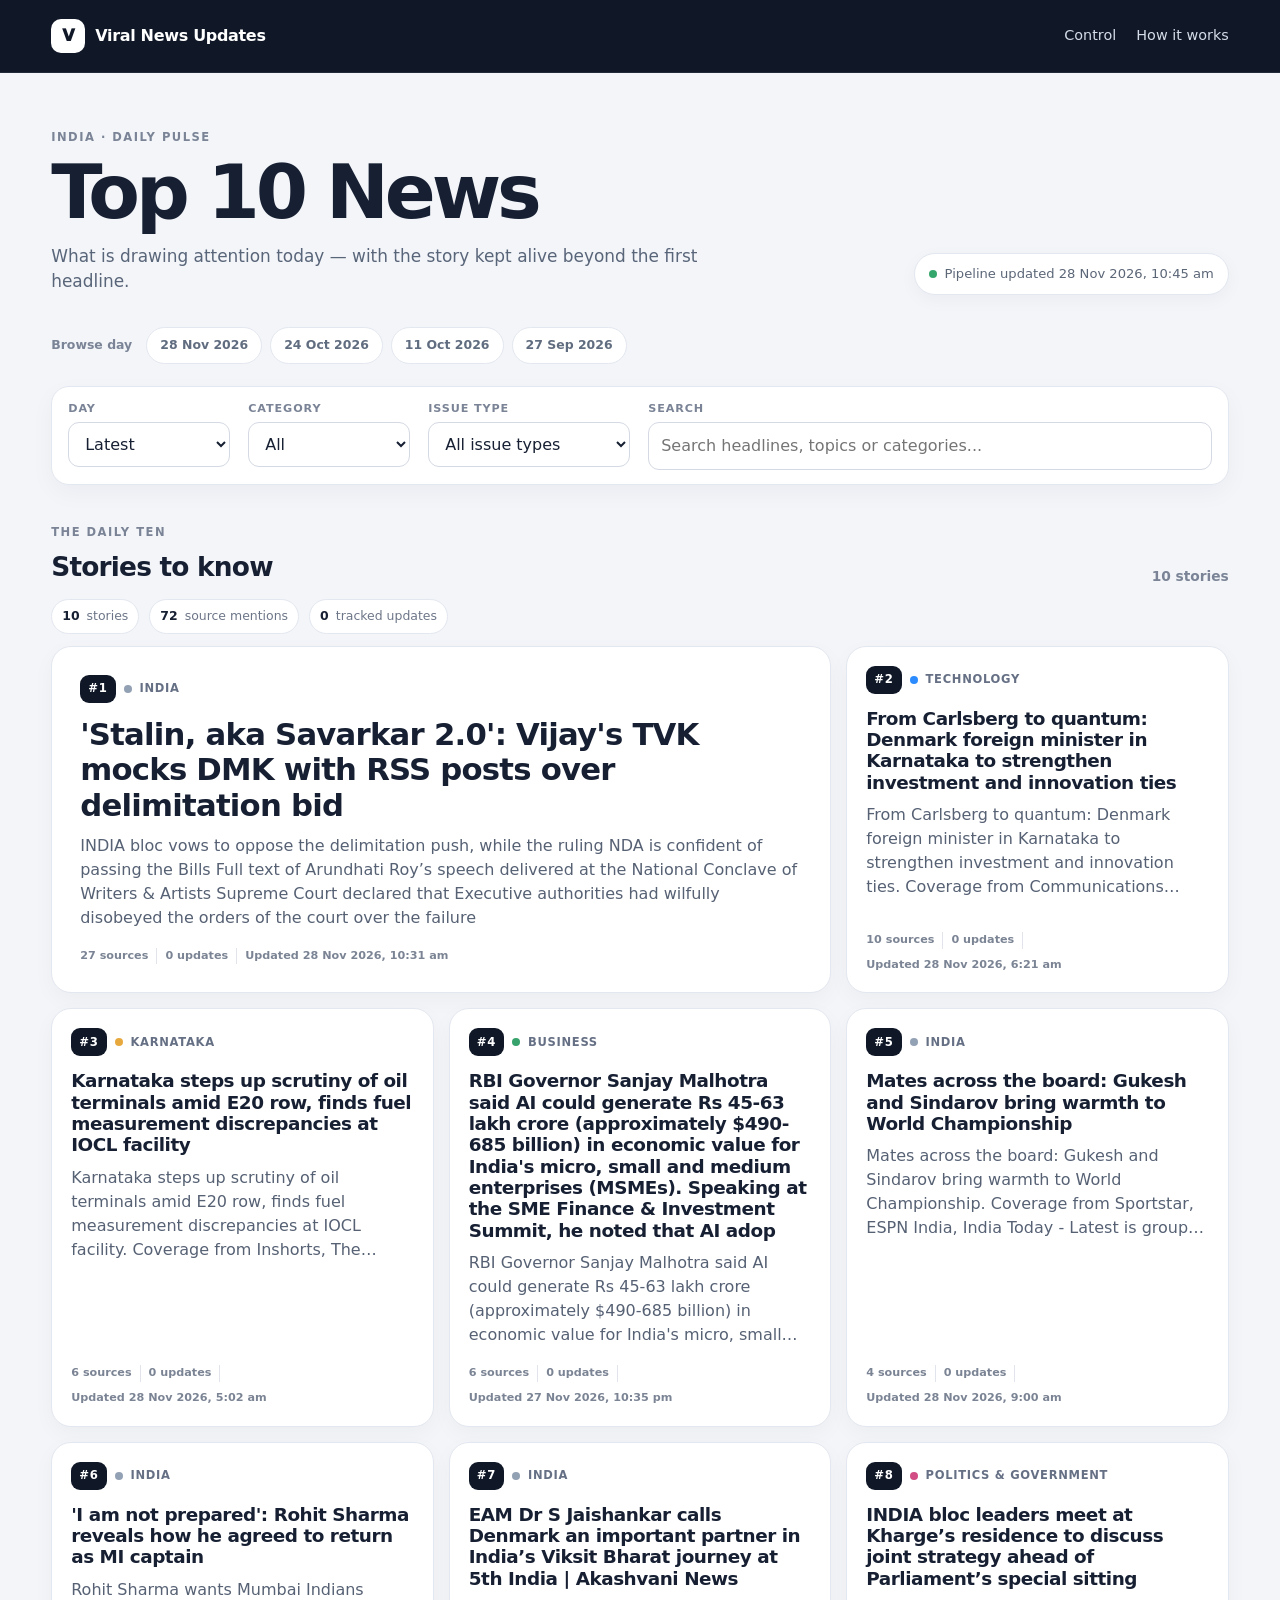
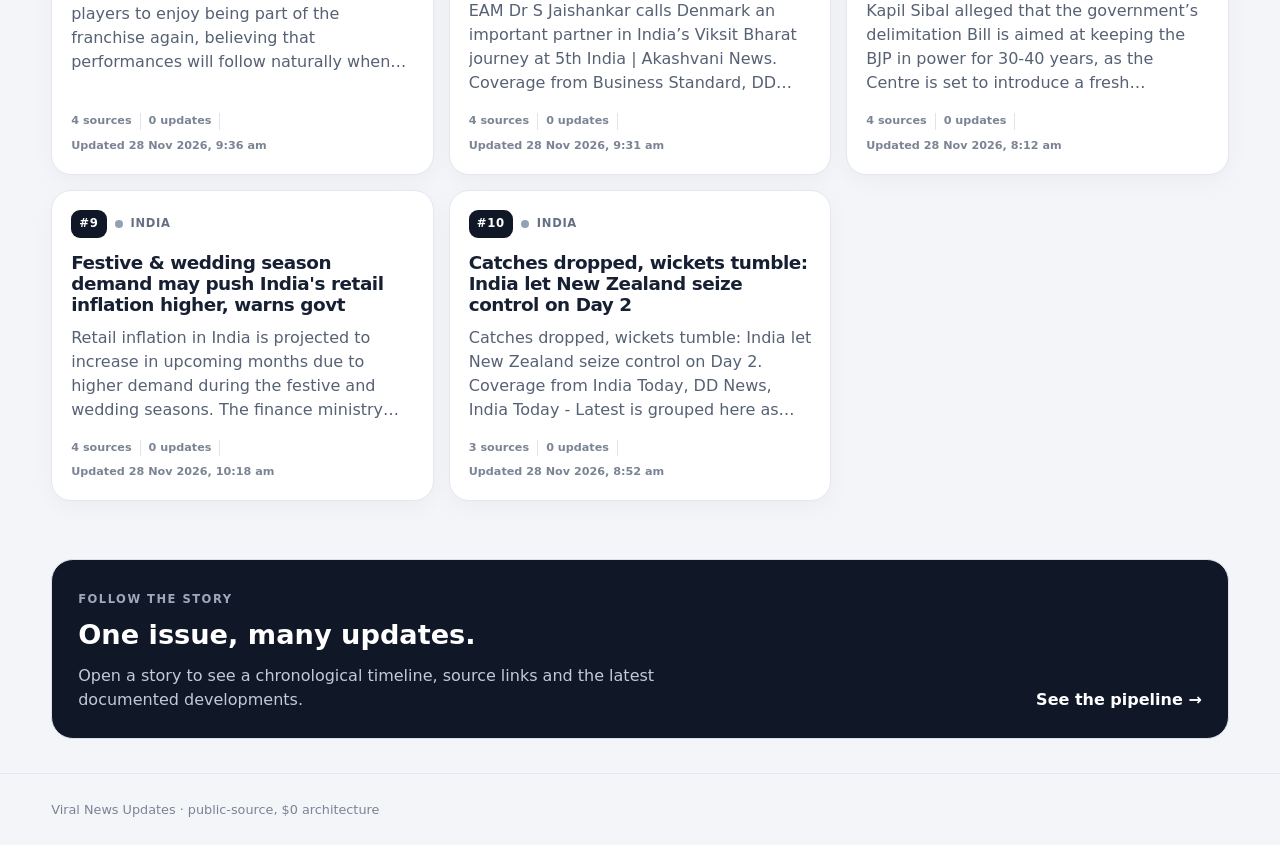
<file: index.html>
<!doctype html>
<html lang="en">
<head>
<meta charset="utf-8">
<meta name="viewport" content="width=device-width,initial-scale=1">
<title>Viral News Updates</title>
<link rel="stylesheet" href="styles.css">
</head>
<body>
<header class="site-header">
  <div class="container header-inner">
    <a class="brand" href="./"><span class="brand-mark">V</span> Viral News Updates</a>
    <nav class="nav-links"><a href="control.html">Control</a><a href="pipeline.html">How it works</a></nav>
  </div>
</header>

<main class="container">
  <section class="masthead">
    <div>
      <div class="eyebrow">INDIA · DAILY PULSE</div>
      <h1>Top 10 News</h1>
      <p>What is drawing attention today — with the story kept alive beyond the first headline.</p>
    </div>
    <div class="updated-card"><span class="live-dot"></span><span id="last-updated">Loading...</span></div>
  </section>

  <section class="date-rail">
    <div class="rail-label">Browse day</div>
    <div id="day-chips" class="day-chips"></div>
  </section>

  <section class="controls-panel">
    <label><span>Day</span><select id="day"><option value="">Latest</option></select></label>
    <label><span>Category</span><select id="category"></select></label>
    <label><span>Issue type</span><select id="issue-type"><option value="All">All issue types</option><option value="Infrastructure">Infrastructure</option><option value="Police & corruption">Police & corruption</option><option value="Politics & governance">Politics & governance</option><option value="Business & economy">Business & economy</option><option value="Technology">Technology</option><option value="Sports">Sports</option><option value="Public safety">Public safety</option><option value="Other">Other</option></select></label>
    <label class="search-field"><span>Search</span><input id="search" type="search" placeholder="Search headlines, topics or categories..."></label>
  </section>

  <section class="section-head">
    <div><span class="eyebrow">THE DAILY TEN</span><h2>Stories to know</h2></div>
    <div id="count" class="count-label"></div>
  </section>

  <div id="coverage" class="coverage-bar"></div>
  <section id="issues" class="news-grid"></section>

  <section class="follow-banner">
    <div>
      <span class="eyebrow">FOLLOW THE STORY</span>
      <h2>One issue, many updates.</h2>
      <p>Open a story to see a chronological timeline, source links and the latest documented developments.</p>
    </div>
    <a href="pipeline.html" class="text-link">See the pipeline →</a>
  </section>
</main>

<footer class="footer"><div class="container">Viral News Updates · public-source, $0 architecture</div></footer>
<script src="app.js"></script>
</body>
</html>
</file>
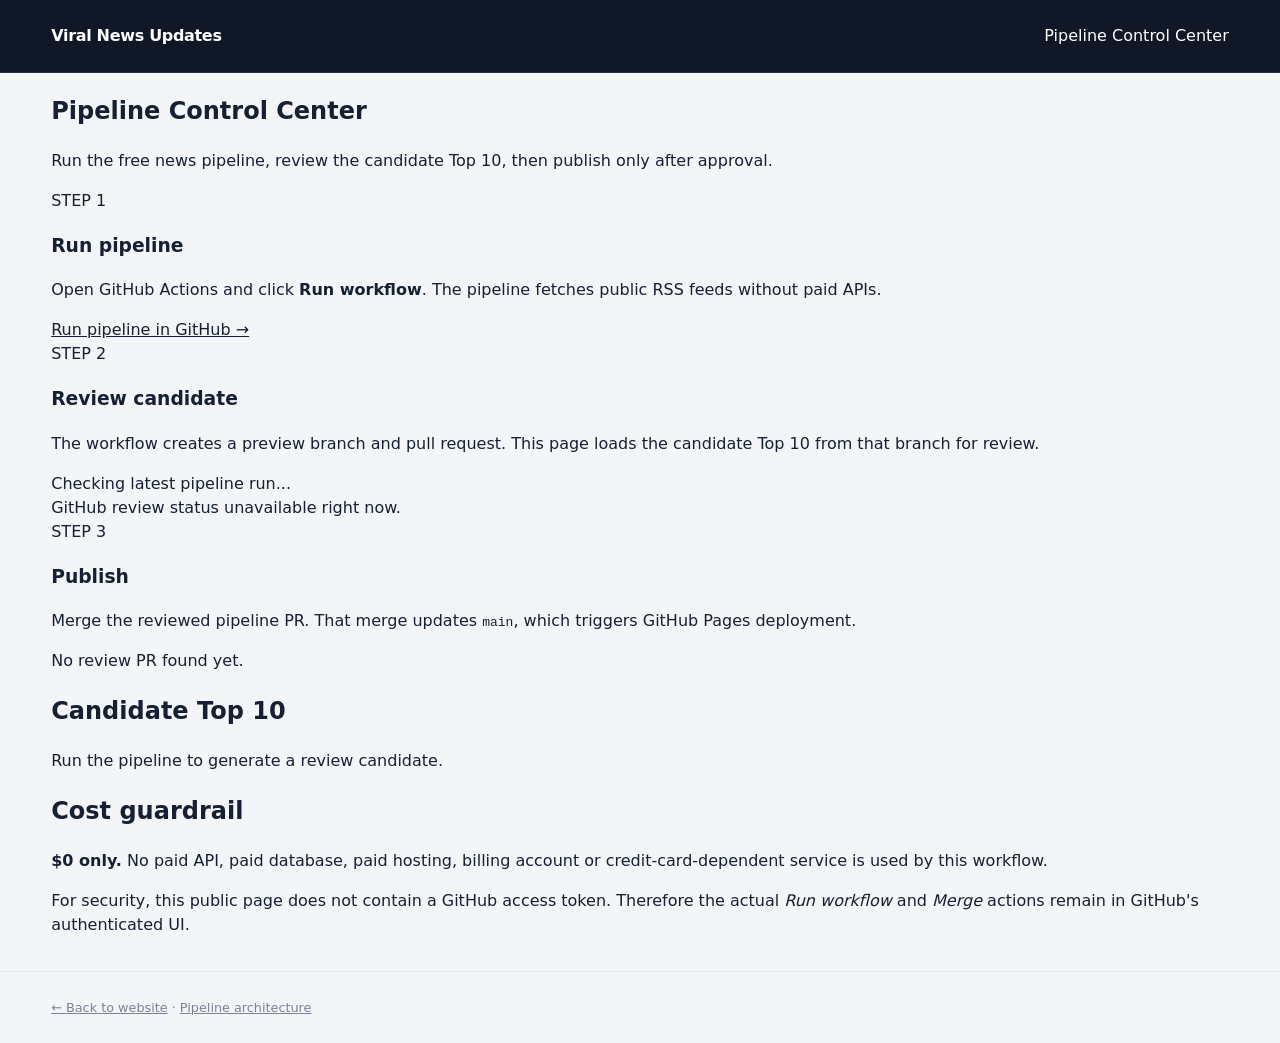
<file: control.html>
<!doctype html><html lang="en"><head><meta charset="utf-8"><meta name="viewport" content="width=device-width,initial-scale=1"><title>Pipeline Control Center · Viral News Updates</title><link rel="stylesheet" href="styles.css"></head><body><header class="site-header"><div class="container header-inner"><a class="brand" href="./">Viral News Updates</a><span class="tagline">Pipeline Control Center</span></div></header><main class="container"><section class="hero"><div><h1>Pipeline Control Center</h1><p class="hero-copy">Run the free news pipeline, review the candidate Top 10, then publish only after approval.</p></div></section><section class="issue-grid"><article class="card"><div class="rank">STEP 1</div><h3>Run pipeline</h3><p>Open GitHub Actions and click <strong>Run workflow</strong>. The pipeline fetches public RSS feeds without paid APIs.</p><a class="pill" href="https://github.com/Harshit381/viral-news-updates/actions/workflows/update-news.yml" target="_blank" rel="noopener">Run pipeline in GitHub →</a></article><article class="card"><div class="rank">STEP 2</div><h3>Review candidate</h3><p>The workflow creates a preview branch and pull request. This page loads the candidate Top 10 from that branch for review.</p><div id="runstatus">Checking latest pipeline run...</div><div id="candidate">Checking for an open pipeline review...</div></article><article class="card"><div class="rank">STEP 3</div><h3>Publish</h3><p>Merge the reviewed pipeline PR. That merge updates <code>main</code>, which triggers GitHub Pages deployment.</p><div id="publish">No review PR found yet.</div></article></section><section class="method"><h2>Candidate Top 10</h2><div id="preview">Run the pipeline to generate a review candidate.</div></section><section class="method"><h2>Cost guardrail</h2><p><strong>$0 only.</strong> No paid API, paid database, paid hosting, billing account or credit-card-dependent service is used by this workflow.</p><p>For security, this public page does not contain a GitHub access token. Therefore the actual <em>Run workflow</em> and <em>Merge</em> actions remain in GitHub's authenticated UI.</p></section></main><footer class="footer"><div class="container"><a href="./">← Back to website</a> · <a href="pipeline.html">Pipeline architecture</a></div></footer><script>
(async()=>{const api="https://api.github.com/repos/Harshit381/viral-news-updates/pulls?state=open&per_page=20";try{const runs=await fetch("https://api.github.com/repos/Harshit381/viral-news-updates/actions/runs?per_page=15",{headers:{"Accept":"application/vnd.github+json"}}).then(r=>r.json());const latest=(runs.workflow_runs||[]).find(x=>x.name==="Review news pipeline");if(latest){document.querySelector("#runstatus").innerHTML='<p><strong>Latest run:</strong> '+latest.status+(latest.conclusion?' · '+latest.conclusion:'')+' · <a class="pill" href="'+latest.html_url+'" target="_blank" rel="noopener">Open run →</a></p>';}const prs=await fetch(api,{headers:{"Accept":"application/vnd.github+json"}}).then(r=>r.json());const pr=Array.isArray(prs)?prs.find(p=>(p.head?.ref||"").startsWith("pipeline-preview-")):null;if(!pr)return;document.querySelector("#candidate").innerHTML='<a class="pill" href="'+pr.html_url+'" target="_blank" rel="noopener">Review PR #'+pr.number+' →</a>';document.querySelector("#publish").innerHTML='<a class="pill" href="'+pr.html_url+'" target="_blank" rel="noopener">Review / merge PR #'+pr.number+' →</a>';const raw="https://raw.githubusercontent.com/Harshit381/viral-news-updates/"+encodeURIComponent(pr.head.ref)+"/data/issues.json";const d=await fetch(raw,{cache:"no-store"}).then(r=>r.json());const items=d.issues||[];document.querySelector("#preview").innerHTML=items.map((x,i)=>'<article class="method"><div class="rank">#'+(i+1)+'</div><h3>'+esc(x.title)+'</h3><p>'+esc(x.brief_summary||"")+'</p><div class="meta"><span class="pill">'+esc(x.status)+'</span><span class="pill">Score '+esc(x.score)+'</span><a class="pill" href="https://github.com/Harshit381/viral-news-updates/blob/'+encodeURIComponent(pr.head.ref)+'/data/issues.json" target="_blank" rel="noopener">Open candidate data</a></div></article>').join("")||"<p>Candidate data is empty.</p>";}catch(e){document.querySelector("#candidate").textContent="GitHub review status unavailable right now.";}})();
function esc(v){return String(v??"").replace(/[&<>"']/g,c=>({"&":"&amp;","<":"&lt;",">":"&gt;",'"':"&quot;","'":"&#039;"}[c]));}
</script></body></html>
</file>
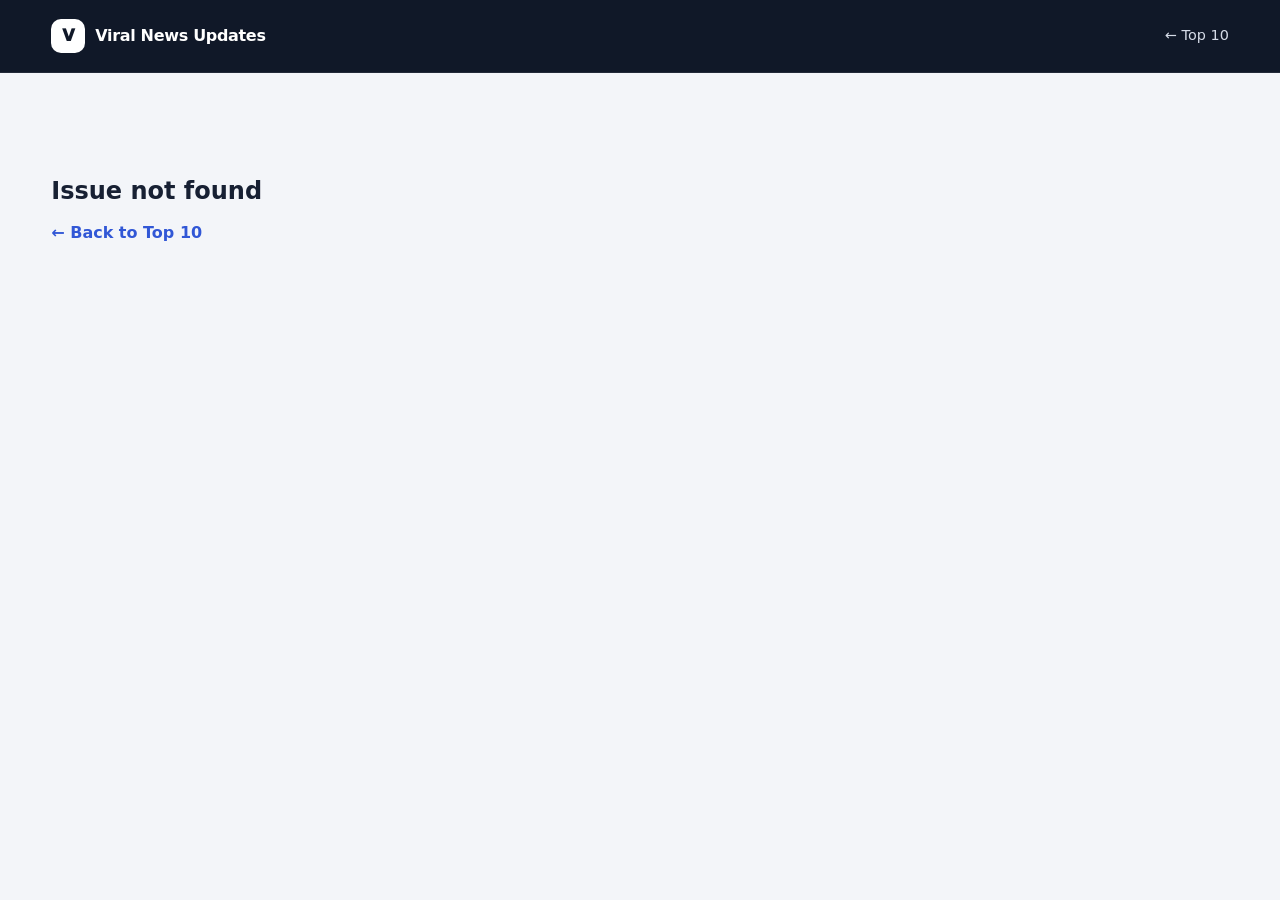
<file: issue.html>
<!doctype html>
<html lang="en">
<head>
<meta charset="utf-8">
<meta name="viewport" content="width=device-width,initial-scale=1">
<title>Issue · Viral News Updates</title>
<link rel="stylesheet" href="styles.css">
</head>
<body>
<header class="site-header">
  <div class="container header-inner">
    <a class="brand" href="./"><span class="brand-mark">V</span> Viral News Updates</a>
    <a class="back-link" href="./">← Top 10</a>
  </div>
</header>
<main class="container"><div id="issue">Loading...</div></main>
<script>
const esc=v=>String(v??"").replace(/[&<>"']/g,c=>({"&":"&amp;","<":"&lt;",">":"&gt;",'"':"&quot;","'":"&#039;"}[c]));
const fmt=v=>{try{return new Date(v).toLocaleString("en-IN",{dateStyle:"medium",timeStyle:"short"});}catch{return "—";}};
function normTitle(v){return String(v||"").toLowerCase().replace(/[^a-z0-9]+/g," ").trim();}
function dedupe(events){
  const out=[];
  for(const e of events){
    const same=out.find(x=>(x.url&&e.url&&x.url===e.url)||normTitle(x.title)===normTitle(e.title));
    if(same){
      const urls=new Set((same.links||[]).map(x=>x.url));
      (e.links||[]).forEach(l=>{if(l.url&&!urls.has(l.url)){same.links.push(l);urls.add(l.url);}});
      if((e.description||"").length>(same.description||"").length)same.description=e.description;
      continue;
    }
    out.push(Object.assign({},e,{links:[...(e.links||[])]}));
  }
  return out.sort((a,b)=>new Date(a.time)-new Date(b.time));
}
(async()=>{
  const id=new URLSearchParams(location.search).get("id");
  const d=await fetch("data/issue_archive.json",{cache:"no-store"}).then(r=>r.json());
  const i=(d.issues||[]).find(x=>x.id===id);
  const root=document.querySelector("#issue");
  if(!i){root.innerHTML="<section class=\"not-found\"><h1>Issue not found</h1><a class=\"text-link\" href=\"./\">← Back to Top 10</a></section>";return;}
  document.title=i.title+" · Viral News Updates";
  const timeline=dedupe(i.timeline||[]);
  const sourceNames=new Set();
  timeline.forEach(e=>(e.source_names||[e.source]).forEach(s=>{if(s)sourceNames.add(s);}));
  const sourceCount=i.source_count||sourceNames.size;
  const sourceHtml=(i.sources||[]).map(s=>"<a href=\""+esc(s.url)+"\" target=\"_blank\" rel=\"noopener noreferrer\">"+esc(s.name)+" ↗</a>").join("");
  const timelineHtml=timeline.map((e,n)=>{
    const links=(e.links||[]).map(l=>l.url?"<a class=\"source-chip\" href=\""+esc(l.url)+"\" target=\"_blank\" rel=\"noopener noreferrer\">"+esc(l.label||"Open source")+" ↗</a>":"").join("");
    return "<article class=\"timeline-item\"><div class=\"timeline-marker\"><span>"+(n+1)+"</span></div><div class=\"timeline-card\">"+
      "<div class=\"timeline-meta\"><span>"+esc(fmt(e.time))+"</span><span>·</span><span>"+esc(e.source||"Source")+"</span></div>"+
      "<h3>"+esc(e.title)+"</h3>"+(e.description?"<p>"+esc(e.description)+"</p>":"")+
      "<div class=\"source-row\">"+links+"</div></div></article>";
  }).join("");
  root.innerHTML=
    "<section class=\"issue-hero\"><div class=\"eyebrow\">"+esc(i.category||"India")+" · "+esc(i.status||"Monitoring")+"</div>"+
    "<h1>"+esc(i.title)+"</h1><p class=\"issue-summary\">"+esc(i.summary_100||i.brief_summary||"")+"</p>"+
    "<div class=\"issue-stats\"><div><strong>"+timeline.length+"</strong><span>timeline updates</span></div>"+
    "<div><strong>"+sourceCount+"</strong><span>source voices</span></div>"+
    "<div><strong>"+esc(fmt(i.last_updated))+"</strong><span>latest observed</span></div></div></section>"+
    "<section class=\"issue-grid-layout\"><div><div class=\"timeline-heading\"><div><span class=\"eyebrow\">CHRONOLOGY</span><h2>What happened</h2></div><span>"+timeline.length+" updates</span></div>"+
    "<div class=\"timeline\">"+(timelineHtml||"<p>No timeline updates yet.</p>")+"</div></div>"+
    "<aside class=\"issue-side\"><div class=\"side-card\"><span class=\"eyebrow\">STORY WINDOW</span>"+
    "<div class=\"side-row\"><span>First observed</span><strong>"+esc(fmt(i.first_observed))+"</strong></div><div class=\"side-row\"><span>Last observed</span><strong>"+esc(fmt(i.last_updated))+"</strong></div></div>"+
    "<div class=\"side-card\"><span class=\"eyebrow\">AUTHORITY / BODY</span><p>"+esc(i.authority||"Not automatically inferred; official source required.")+"</p></div>"+
    "<div class=\"side-card\"><span class=\"eyebrow\">ALL SOURCES</span><div class=\"source-list\">"+(sourceHtml||"<span>No links available</span>")+"</div></div></aside></section>"+
    "<a class=\"text-link back-story\" href=\"./\">← Back to Top 10</a>";
})();
</script>
</body>
</html>
</file>
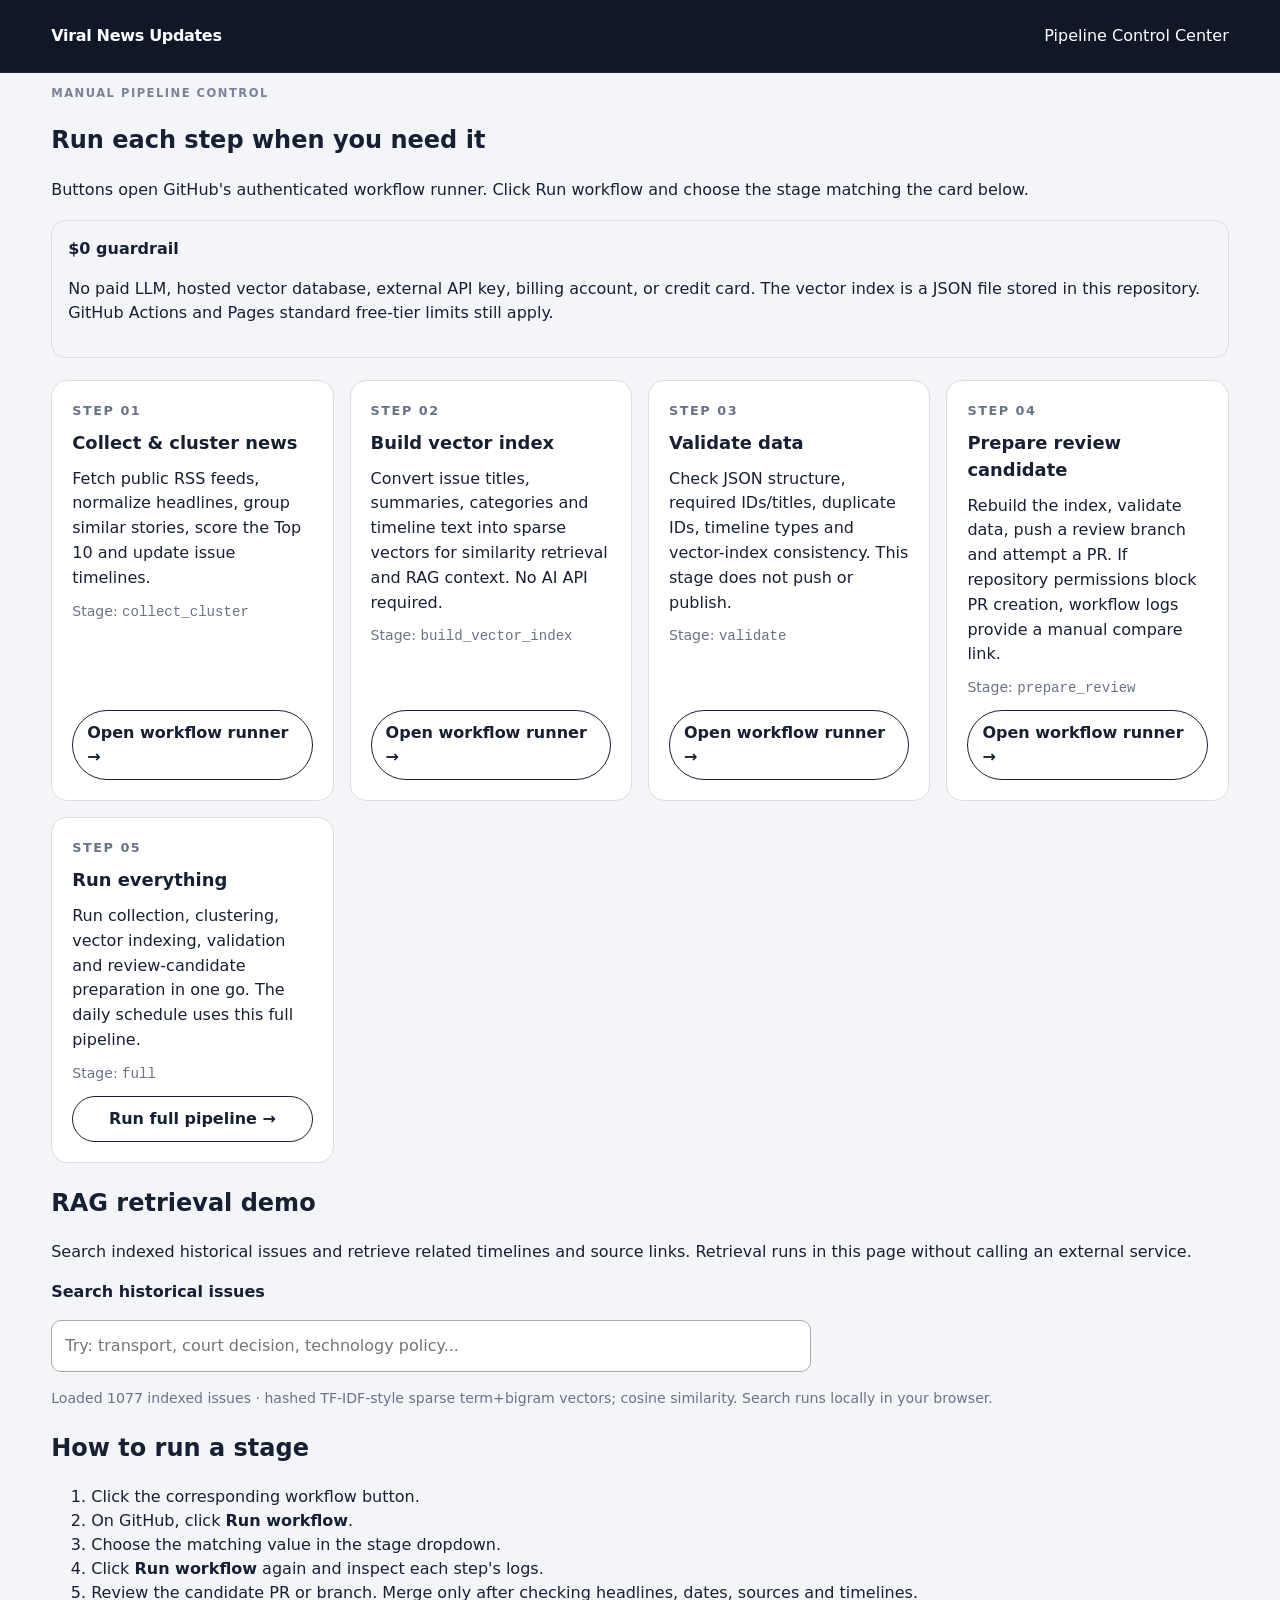
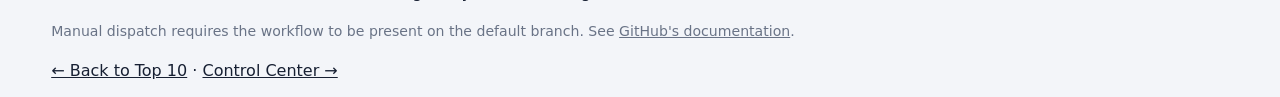
<file: pipeline.html>
<!doctype html>
<html lang="en"><head><meta charset="utf-8"><meta name="viewport" content="width=device-width,initial-scale=1"><title>Pipeline Control Center · Viral News Updates</title><link rel="stylesheet" href="styles.css">
<style>
.pipeline-steps{display:grid;grid-template-columns:repeat(auto-fit,minmax(245px,1fr));gap:16px;margin:22px 0}.pipeline-step{border:1px solid var(--border,#ddd);border-radius:16px;padding:20px;background:var(--card,#fff);display:flex;flex-direction:column;gap:10px}.pipeline-step .step-number{font-size:.8rem;font-weight:800;letter-spacing:.12em;color:var(--muted,#666)}.pipeline-step h2{font-size:1.12rem;margin:0}.pipeline-step p{line-height:1.55;margin:0;flex:1}.pipeline-step a{display:inline-flex;align-items:center;justify-content:center;border:1px solid currentColor;border-radius:999px;padding:10px 14px;text-decoration:none;font-weight:700}.cost-note{padding:16px;border:1px solid var(--border,#ddd);border-radius:14px;margin:18px 0}#rag-results article{padding:14px;border-bottom:1px solid var(--border,#ddd)}#rag-results h3{margin:0 0 6px;font-size:1rem}#rag-results p{margin:5px 0;line-height:1.45}.small{font-size:.88rem;color:var(--muted,#666)}input[type=search]{width:100%;max-width:760px;padding:13px;border-radius:10px;border:1px solid #aaa;font:inherit}
</style></head><body>
<header class="site-header"><div class="container header-inner"><a class="brand" href="./">Viral News Updates</a><span class="tagline">Pipeline Control Center</span></div></header>
<main class="container"><section class="hero"><div><p class="eyebrow">MANUAL PIPELINE CONTROL</p><h1>Run each step when you need it</h1><p class="hero-copy">Buttons open GitHub's authenticated workflow runner. Click Run workflow and choose the stage matching the card below.</p></div></section>
<div class="cost-note"><strong>$0 guardrail</strong><p>No paid LLM, hosted vector database, external API key, billing account, or credit card. The vector index is a JSON file stored in this repository. GitHub Actions and Pages standard free-tier limits still apply.</p></div>
<section class="pipeline-steps">
<article class="pipeline-step"><span class="step-number">STEP 01</span><h2>Collect & cluster news</h2><p>Fetch public RSS feeds, normalize headlines, group similar stories, score the Top 10 and update issue timelines.</p><p class="small">Stage: <code>collect_cluster</code></p><a href="https://github.com/Harshit381/viral-news-updates/actions/workflows/update-news.yml" target="_blank" rel="noopener">Open workflow runner →</a></article>
<article class="pipeline-step"><span class="step-number">STEP 02</span><h2>Build vector index</h2><p>Convert issue titles, summaries, categories and timeline text into sparse vectors for similarity retrieval and RAG context. No AI API required.</p><p class="small">Stage: <code>build_vector_index</code></p><a href="https://github.com/Harshit381/viral-news-updates/actions/workflows/update-news.yml" target="_blank" rel="noopener">Open workflow runner →</a></article>
<article class="pipeline-step"><span class="step-number">STEP 03</span><h2>Validate data</h2><p>Check JSON structure, required IDs/titles, duplicate IDs, timeline types and vector-index consistency. This stage does not push or publish.</p><p class="small">Stage: <code>validate</code></p><a href="https://github.com/Harshit381/viral-news-updates/actions/workflows/update-news.yml" target="_blank" rel="noopener">Open workflow runner →</a></article>
<article class="pipeline-step"><span class="step-number">STEP 04</span><h2>Prepare review candidate</h2><p>Rebuild the index, validate data, push a review branch and attempt a PR. If repository permissions block PR creation, workflow logs provide a manual compare link.</p><p class="small">Stage: <code>prepare_review</code></p><a href="https://github.com/Harshit381/viral-news-updates/actions/workflows/update-news.yml" target="_blank" rel="noopener">Open workflow runner →</a></article>
<article class="pipeline-step"><span class="step-number">STEP 05</span><h2>Run everything</h2><p>Run collection, clustering, vector indexing, validation and review-candidate preparation in one go. The daily schedule uses this full pipeline.</p><p class="small">Stage: <code>full</code></p><a href="https://github.com/Harshit381/viral-news-updates/actions/workflows/update-news.yml" target="_blank" rel="noopener">Run full pipeline →</a></article>
</section>
<section class="method"><h2>RAG retrieval demo</h2><p>Search indexed historical issues and retrieve related timelines and source links. Retrieval runs in this page without calling an external service.</p><label for="rag-query"><strong>Search historical issues</strong></label><p><input id="rag-query" type="search" placeholder="Try: transport, court decision, technology policy..."></p><p id="rag-status" class="small">Loading vector index…</p><div id="rag-results"></div></section>
<section class="method"><h2>How to run a stage</h2><ol><li>Click the corresponding workflow button.</li><li>On GitHub, click <strong>Run workflow</strong>.</li><li>Choose the matching value in the stage dropdown.</li><li>Click <strong>Run workflow</strong> again and inspect each step's logs.</li><li>Review the candidate PR or branch. Merge only after checking headlines, dates, sources and timelines.</li></ol><p class="small">Manual dispatch requires the workflow to be present on the default branch. See <a href="https://docs.github.com/en/actions/how-tos/manage-workflow-runs/manually-run-a-workflow" target="_blank" rel="noopener">GitHub's documentation</a>.</p></section><p><a href="./">← Back to Top 10</a> · <a href="control.html">Control Center →</a></p></main>
<script>
let ragDocs=[];const $=s=>document.querySelector(s);
function esc(v){return String(v??"").replace(/[&<>"']/g,c=>({"&":"&amp;","<":"&lt;",">":"&gt;",'"':"&quot;","'":"&#039;"}[c]));}
function terms(s){return (String(s||"").toLowerCase().match(/[a-z0-9]{2,}/g)||[]).filter(w=>!["the","and","for","with","from","that","this","are","was","were","has","have","had","will","into","after","over","under","says","said","its","their","about","today","latest","news","update","india","indian"].includes(w));}
function hashIndex(token){let h=2166136261;for(let i=0;i<token.length;i++){h^=token.charCodeAt(i);h=Math.imul(h,16777619)>>>0;}return String(h%2048);}
function vec(s){const ws=terms(s),all=ws.slice();for(let i=0;i<ws.length-1;i++)all.push(ws[i]+"_"+ws[i+1]);const a={};for(const w of all){const k=hashIndex(w);a[k]=(a[k]||0)+1;}return a;}
function score(q,d){const a=vec(q),b={};for(const [k,v] of Object.entries(d.vector||{}))b[k]=v;let dot=0,na=0,nb=0;for(const v of Object.values(a))na+=v*v;for(const v of Object.values(b))nb+=v*v;for(const [k,v] of Object.entries(a))dot+=v*(b[k]||0);return dot/((Math.sqrt(na)*Math.sqrt(nb))||1);}
function search(){const q=$("#rag-query").value.trim();if(!q){$("#rag-results").innerHTML="";return;}const hits=ragDocs.map(d=>({d,s:score(q,d)})).filter(x=>x.s>0).sort((a,b)=>b.s-a.s).slice(0,10);$("#rag-results").innerHTML=hits.map(({d,s})=>'<article><h3>'+esc(d.title)+'</h3><p>'+esc(d.summary||"No summary available.")+'</p><p class="small">'+esc(d.category)+' · '+esc(d.last_updated||"date unavailable")+' · similarity '+s.toFixed(3)+'</p>'+(d.url?'<a href="'+esc(d.url)+'" target="_blank" rel="noopener">Open source →</a> ':"")+'<details><summary>Retrieved evidence ('+(d.timeline||[]).length+')</summary>'+(d.timeline||[]).slice(0,5).map(t=>'<p><strong>'+esc(t.time)+' · '+esc(t.source)+'</strong><br>'+esc(t.title)+'<br>'+(t.url?'<a href="'+esc(t.url)+'" target="_blank" rel="noopener">Source</a>':"")+'</p>').join("")+'</details></article>').join("")||"<p>No matching issue found in the current vector index.</p>";}
$("#rag-query").addEventListener("input",search);
fetch("data/rag_index.json",{cache:"no-store"}).then(r=>{if(!r.ok)throw Error("index missing");return r.json()}).then(d=>{ragDocs=d.documents||[];$("#rag-status").textContent="Loaded "+ragDocs.length+" indexed issues · "+(d.method||"vector retrieval")+". Search runs locally in your browser.";search();}).catch(()=>{$("#rag-status").textContent="Vector index not available yet. Run Build vector index, then merge its review candidate.";});
</script></body></html>
</file>
<file: styles.css>
:root{font-family:Inter,ui-sans-serif,system-ui,-apple-system,BlinkMacSystemFont,"Segoe UI",sans-serif;color:#172033;background:#f3f5f9;line-height:1.5;--ink:#172033;--muted:#697386;--line:#e3e7ef;--card:#fff;--accent:#365cff;--soft:#eef2ff}
*{box-sizing:border-box}html{scroll-behavior:smooth}body{margin:0}a{color:inherit}.container{width:min(1180px,92%);margin:auto}
.site-header{background:#101828;color:#fff;border-bottom:1px solid rgba(255,255,255,.08)}
.header-inner{min-height:72px;display:flex;align-items:center;justify-content:space-between;gap:18px}
.brand{display:flex;align-items:center;gap:10px;color:#fff;text-decoration:none;font-weight:850;letter-spacing:-.02em}.brand-mark{display:grid;place-items:center;width:34px;height:34px;border-radius:10px;background:#fff;color:#101828;font-weight:950}
.nav-links{display:flex;align-items:center;gap:20px}.nav-links a,.back-link{color:#d5dbe7;text-decoration:none;font-size:.9rem}.back-link:hover,.nav-links a:hover{color:#fff}
.masthead{padding:56px 0 28px;display:flex;justify-content:space-between;gap:28px;align-items:flex-end}.eyebrow{font-size:.72rem;font-weight:850;letter-spacing:.13em;color:#7a8496}
.masthead h1{font-size:clamp(2.4rem,6vw,4.7rem);line-height:.98;letter-spacing:-.055em;margin:10px 0 14px}.masthead p{margin:0;max-width:650px;color:#596579;font-size:1.06rem}
.updated-card{white-space:nowrap;background:#fff;border:1px solid var(--line);border-radius:999px;padding:10px 14px;color:#5b6677;font-size:.82rem;box-shadow:0 5px 18px rgba(16,24,40,.04)}.live-dot{display:inline-block;width:8px;height:8px;border-radius:50%;background:#35a66b;margin-right:8px}
.date-rail{display:flex;gap:14px;align-items:center;overflow:auto;padding:4px 0 18px}.rail-label{font-size:.78rem;font-weight:800;color:#7a8496;white-space:nowrap}.day-chips{display:flex;gap:8px}
.day-chip{border:1px solid var(--line);background:#fff;color:#606c7f;border-radius:999px;padding:8px 13px;font:inherit;font-size:.78rem;font-weight:750;white-space:nowrap;cursor:pointer}.day-chip:hover,.day-chip.active{background:#101828;color:#fff;border-color:#101828}
.controls-panel{display:grid;grid-template-columns:170px 170px 210px 1fr;gap:10px;background:#fff;border:1px solid var(--line);border-radius:18px;padding:12px;margin:4px 0 34px;box-shadow:0 8px 24px rgba(16,24,40,.04)}
.controls-panel label{display:flex;flex-direction:column;gap:5px;padding:2px 4px}.controls-panel label span{font-size:.7rem;text-transform:uppercase;letter-spacing:.08em;font-weight:850;color:#7a8496}.controls-panel select,.controls-panel input{width:100%;padding:11px 12px;border:1px solid #d4d9e3;border-radius:11px;background:#fff;font:inherit;color:#172033}
.controls-panel input:focus,.controls-panel select:focus{outline:2px solid #dce4ff;border-color:#a7b8ff}.search-field{min-width:0}
.section-head{display:flex;justify-content:space-between;align-items:end;margin-bottom:12px}.section-head h2,.timeline-heading h2{margin:4px 0 0;font-size:1.65rem;letter-spacing:-.03em}.count-label{font-size:.86rem;color:#7a8496;font-weight:750}
.coverage-bar{display:flex;gap:10px;align-items:center;flex-wrap:wrap;color:#6d7688;font-size:.78rem;margin-bottom:12px}.coverage-bar span{padding:7px 10px;border:1px solid var(--line);border-radius:999px;background:#fff}.coverage-bar strong{color:#172033;margin-right:3px}
.news-grid{display:grid;grid-template-columns:repeat(12,1fr);gap:15px}
.news-card{grid-column:span 4;background:var(--card);border:1px solid var(--line);border-radius:20px;padding:19px;text-decoration:none;display:flex;flex-direction:column;min-height:235px;box-shadow:0 7px 22px rgba(16,24,40,.035);transition:transform .16s ease,box-shadow .16s ease,border-color .16s ease}
.news-card:hover{transform:translateY(-4px);box-shadow:0 15px 36px rgba(16,24,40,.09);border-color:#cdd4e0}.news-card.featured{grid-column:span 8;min-height:320px;padding:28px}
.card-top{display:flex;align-items:center;gap:8px;color:#747e8e;font-size:.72rem;font-weight:800;text-transform:uppercase;letter-spacing:.06em}.rank-badge{display:grid;place-items:center;min-width:34px;height:28px;padding:0 8px;border-radius:9px;background:#101828;color:#fff;font-size:.73rem}
.category-dot{width:8px;height:8px;border-radius:50%;background:#93a1b4}.category-dot.sports{background:#7b61ff}.category-dot.technology{background:#2c8cff}.category-dot.business{background:#37a26b}.category-dot.crime-safety{background:#e26c52}.category-dot.karnataka{background:#e7a93e}.category-dot.politics-government{background:#d14d83}.category-dot.world{background:#75839a}
.category-label{color:#667085}.news-card h3{font-size:1.15rem;line-height:1.16;letter-spacing:-.025em;margin:14px 0 10px}.featured h3{font-size:clamp(1.55rem,2.4vw,2.2rem);max-width:820px}
.news-card p{color:#566174;margin:0;display:-webkit-box;-webkit-line-clamp:4;-webkit-box-orient:vertical;overflow:hidden}.featured p{-webkit-line-clamp:5;font-size:1rem;max-width:850px}
.card-bottom{display:flex;gap:8px;flex-wrap:wrap;margin-top:auto;padding-top:18px;color:#7b8494;font-size:.7rem;font-weight:750}.card-bottom span{padding-right:8px;border-right:1px solid #e1e5eb}.card-bottom span:last-child{border-right:0}
.empty-state{grid-column:1/-1;background:#fff;border:1px dashed #cbd2df;border-radius:20px;padding:60px 20px;text-align:center}.empty-state h3{margin:8px 0 5px}.empty-state p{color:#6b7687}.empty-icon{font-size:1.6rem;color:#8490a3}
.follow-banner{margin:58px 0 16px;padding:26px;border:1px solid #dbe0ea;background:#101828;color:#fff;border-radius:22px;display:flex;justify-content:space-between;align-items:end;gap:20px}.follow-banner .eyebrow{color:#9da8bb}.follow-banner h2{margin:5px 0 8px;font-size:1.7rem}.follow-banner p{margin:0;color:#c3cad6;max-width:650px}.text-link{color:#3157d6;text-decoration:none;font-weight:800}.follow-banner .text-link{color:#fff;white-space:nowrap}
.footer{margin-top:34px;padding:26px 0;border-top:1px solid var(--line);color:#7b8494;font-size:.8rem}
.issue-hero{padding:56px 0 32px;max-width:970px}.issue-hero h1{font-size:clamp(2.1rem,5vw,4rem);line-height:1.02;letter-spacing:-.045em;margin:10px 0 18px}.issue-summary{font-size:1.07rem;color:#556175;max-width:900px}
.issue-stats{display:flex;gap:10px;flex-wrap:wrap;margin-top:25px}.issue-stats div{padding:13px 15px;background:#fff;border:1px solid var(--line);border-radius:14px}.issue-stats strong,.issue-stats span{display:block}.issue-stats strong{font-size:1rem}.issue-stats span{font-size:.72rem;color:#788294;margin-top:2px}
.issue-grid-layout{display:grid;grid-template-columns:minmax(0,1fr) 310px;gap:28px;align-items:start}.timeline-heading{display:flex;justify-content:space-between;align-items:end;margin-bottom:16px}.timeline-heading>span{font-size:.8rem;color:#7b8494}
.timeline{position:relative;padding-left:28px}.timeline:before{content:"";position:absolute;left:12px;top:0;bottom:0;width:2px;background:#dce1e9}.timeline-item{position:relative;margin-bottom:17px}
.timeline-marker{position:absolute;left:-28px;top:14px;width:26px;height:26px;border-radius:50%;background:#fff;border:2px solid #aab4c5;display:grid;place-items:center;z-index:1}.timeline-marker span{font-size:.62rem;font-weight:850;color:#697386}
.timeline-card{background:#fff;border:1px solid var(--line);border-radius:17px;padding:17px 18px;box-shadow:0 6px 18px rgba(16,24,40,.025)}.timeline-meta{display:flex;gap:6px;flex-wrap:wrap;color:#7a8495;font-size:.72rem;font-weight:750}.timeline-card h3{font-size:1rem;line-height:1.3;margin:8px 0}.timeline-card p{margin:0;color:#5c6677;font-size:.9rem}
.source-row{display:flex;flex-wrap:wrap;gap:7px;margin-top:13px}.source-chip{padding:7px 9px;border:1px solid #d9deea;border-radius:999px;color:#3157d6;text-decoration:none;font-size:.69rem;font-weight:800;background:#fbfcff}.source-chip:hover{background:#eef2ff}
.issue-side{display:grid;gap:12px;position:sticky;top:18px}.side-card{background:#fff;border:1px solid var(--line);border-radius:17px;padding:17px}.side-card p{color:#626d7e;font-size:.88rem;margin:10px 0 0}
.side-row{display:flex;flex-direction:column;gap:3px;padding-top:13px;margin-top:13px;border-top:1px solid #edf0f4}.side-row span{font-size:.7rem;color:#7e8796}.side-row strong{font-size:.82rem}.source-list{display:grid;gap:8px;margin-top:11px}.source-list a{font-size:.74rem;font-weight:750;color:#3157d6;text-decoration:none}.source-list span{font-size:.75rem;color:#7e8796}.back-story{display:inline-block;margin:24px 0 44px}.not-found{padding:80px 0}.not-found h1{margin-bottom:12px}
@media(max-width:1100px){.controls-panel{grid-template-columns:1fr 1fr}.search-field{grid-column:1/-1}}
@media(max-width:900px){.news-card{grid-column:span 6}.news-card.featured{grid-column:span 12}.issue-grid-layout{grid-template-columns:1fr}.issue-side{position:static}.controls-panel{grid-template-columns:1fr 1fr}.search-field{grid-column:1/-1}}
@media(max-width:640px){.controls-panel{grid-template-columns:1fr}.search-field{grid-column:auto}.container{width:min(94%,1180px)}.nav-links{display:none}.masthead{display:block;padding-top:38px}.updated-card{display:inline-block;margin-top:18px}.date-rail{display:block}.rail-label{margin-bottom:8px}.controls-panel{grid-template-columns:1fr}.search-field{grid-column:auto}.news-grid{grid-template-columns:1fr}.news-card,.news-card.featured{grid-column:auto;min-height:220px}.featured h3{font-size:1.55rem}.follow-banner{display:block}.follow-banner .text-link{display:inline-block;margin-top:18px}.issue-hero{padding-top:38px}.issue-grid-layout{gap:18px}.timeline{padding-left:22px}.timeline:before{left:9px}.timeline-marker{left:-22px;width:20px;height:20px;top:16px}.timeline-card{padding:15px}.issue-stats div{flex:1 1 140px}}
</file>
